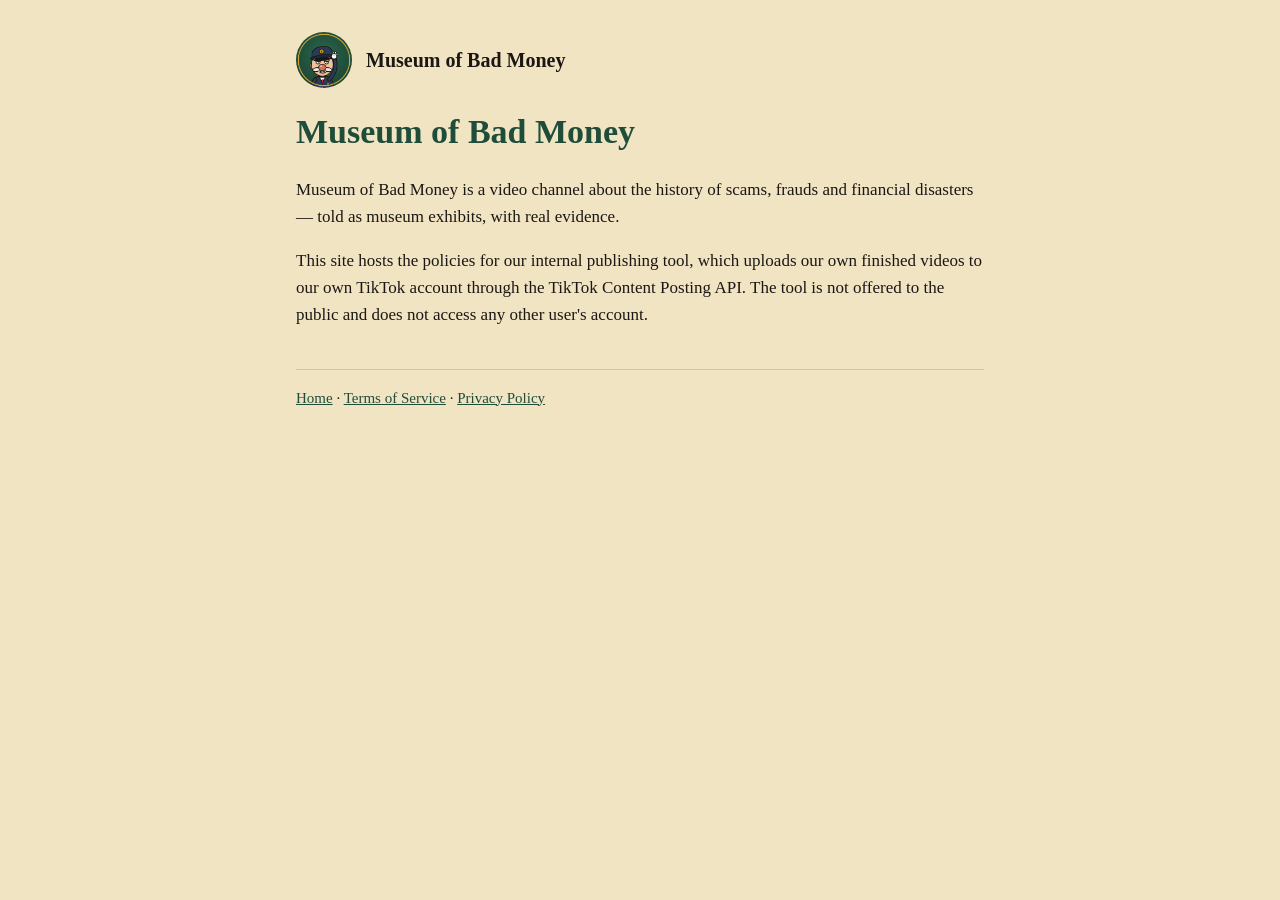
<file: index.html>
<!doctype html><html lang="en"><head><meta charset="utf-8"><meta name="viewport" content="width=device-width,initial-scale=1"><link rel="stylesheet" href="style.css"><title>Museum of Bad Money</title></head><body><main><header><img src="logo.png" alt=""><a href="./">Museum of Bad Money</a></header>
<h1>Museum of Bad Money</h1>
<p>Museum of Bad Money is a video channel about the history of scams, frauds and financial disasters — told as museum exhibits, with real evidence.</p>
<p>This site hosts the policies for our internal publishing tool, which uploads our own finished videos to our own TikTok account through the TikTok Content Posting API. The tool is not offered to the public and does not access any other user's account.</p>
<nav><a href="./">Home</a> · <a href="terms.html">Terms of Service</a> · <a href="privacy.html">Privacy Policy</a></nav></main></body></html>
</file>
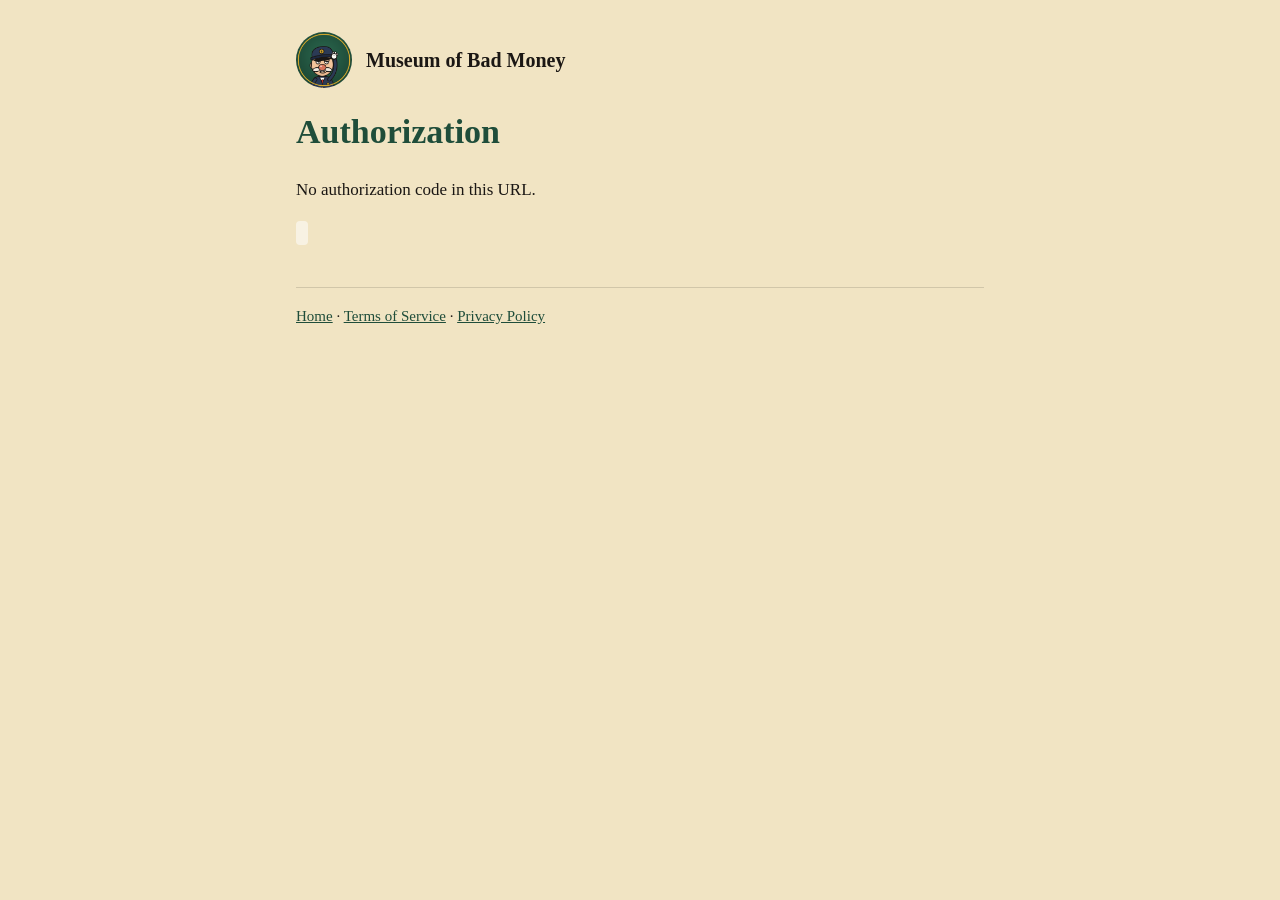
<file: callback.html>
<!doctype html><html lang="en"><head><meta charset="utf-8"><meta name="viewport" content="width=device-width,initial-scale=1"><link rel="stylesheet" href="style.css"><title>Authorization</title><meta name="robots" content="noindex"></head><body><main><header><img src="logo.png" alt=""><a href="./">Museum of Bad Money</a></header>
<h1 id="h">Authorization</h1>
<p id="msg">Waiting for TikTok…</p>
<p><span class="code" id="code"></span></p>
<p><button id="copy" hidden>Copy code</button></p>
<script>
const p=new URLSearchParams(location.search),code=p.get('code'),err=p.get('error');
const m=document.getElementById('msg'),c=document.getElementById('code'),b=document.getElementById('copy');
if(code){document.getElementById('h').textContent='Authorized';m.textContent='Copy this code back into the upload tool:';c.textContent=code;b.hidden=false;
b.onclick=()=>navigator.clipboard.writeText(code).then(()=>b.textContent='Copied');}
else if(err){m.textContent='Authorization failed: '+err+' — '+(p.get('error_description')||'');}
else{m.textContent='No authorization code in this URL.';}
</script>
<nav><a href="./">Home</a> · <a href="terms.html">Terms of Service</a> · <a href="privacy.html">Privacy Policy</a></nav></main></body></html>
</file>
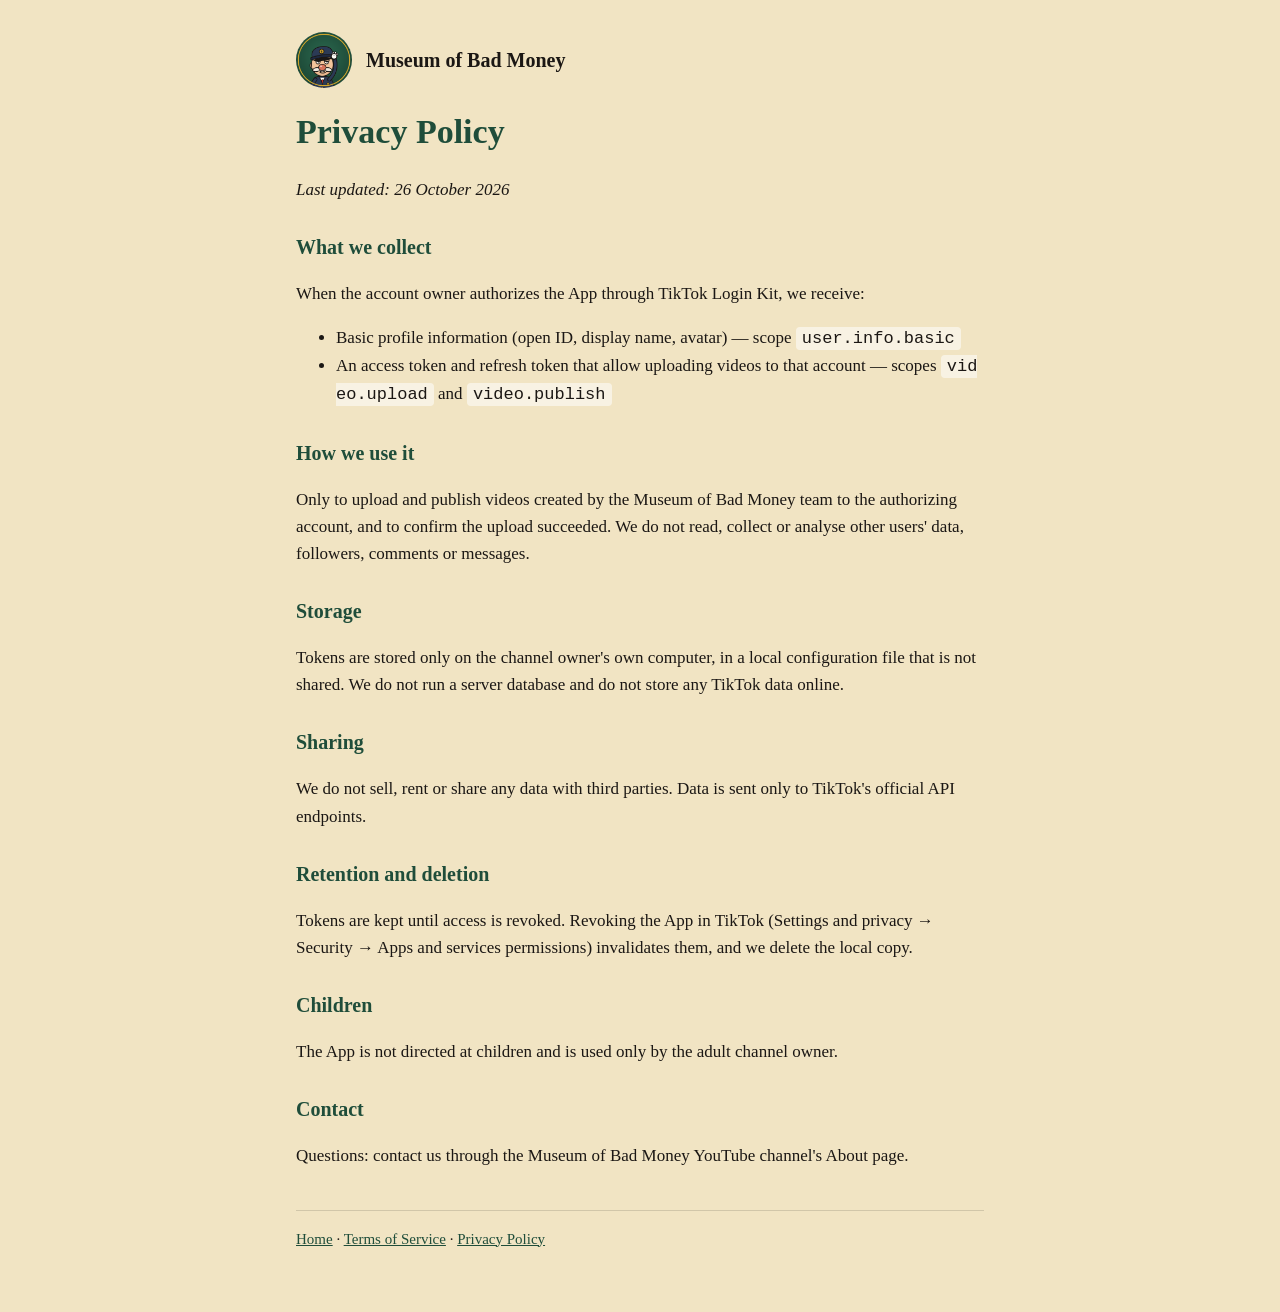
<file: privacy.html>
<!doctype html><html lang="en"><head><meta charset="utf-8"><meta name="viewport" content="width=device-width,initial-scale=1"><link rel="stylesheet" href="style.css"><title>Privacy Policy</title></head><body><main><header><img src="logo.png" alt=""><a href="./">Museum of Bad Money</a></header>
<h1>Privacy Policy</h1>
<p><em>Last updated: 26 October 2026</em></p>
<h2>What we collect</h2>
<p>When the account owner authorizes the App through TikTok Login Kit, we receive:</p>
<ul>
<li>Basic profile information (open ID, display name, avatar) — scope <code>user.info.basic</code></li>
<li>An access token and refresh token that allow uploading videos to that account — scopes <code>video.upload</code> and <code>video.publish</code></li>
</ul>
<h2>How we use it</h2>
<p>Only to upload and publish videos created by the Museum of Bad Money team to the authorizing account, and to confirm the upload succeeded. We do not read, collect or analyse other users' data, followers, comments or messages.</p>
<h2>Storage</h2>
<p>Tokens are stored only on the channel owner's own computer, in a local configuration file that is not shared. We do not run a server database and do not store any TikTok data online.</p>
<h2>Sharing</h2>
<p>We do not sell, rent or share any data with third parties. Data is sent only to TikTok's official API endpoints.</p>
<h2>Retention and deletion</h2>
<p>Tokens are kept until access is revoked. Revoking the App in TikTok (Settings and privacy → Security → Apps and services permissions) invalidates them, and we delete the local copy.</p>
<h2>Children</h2>
<p>The App is not directed at children and is used only by the adult channel owner.</p>
<h2>Contact</h2>
<p>Questions: contact us through the Museum of Bad Money YouTube channel's About page.</p>
<nav><a href="./">Home</a> · <a href="terms.html">Terms of Service</a> · <a href="privacy.html">Privacy Policy</a></nav></main></body></html>
</file>
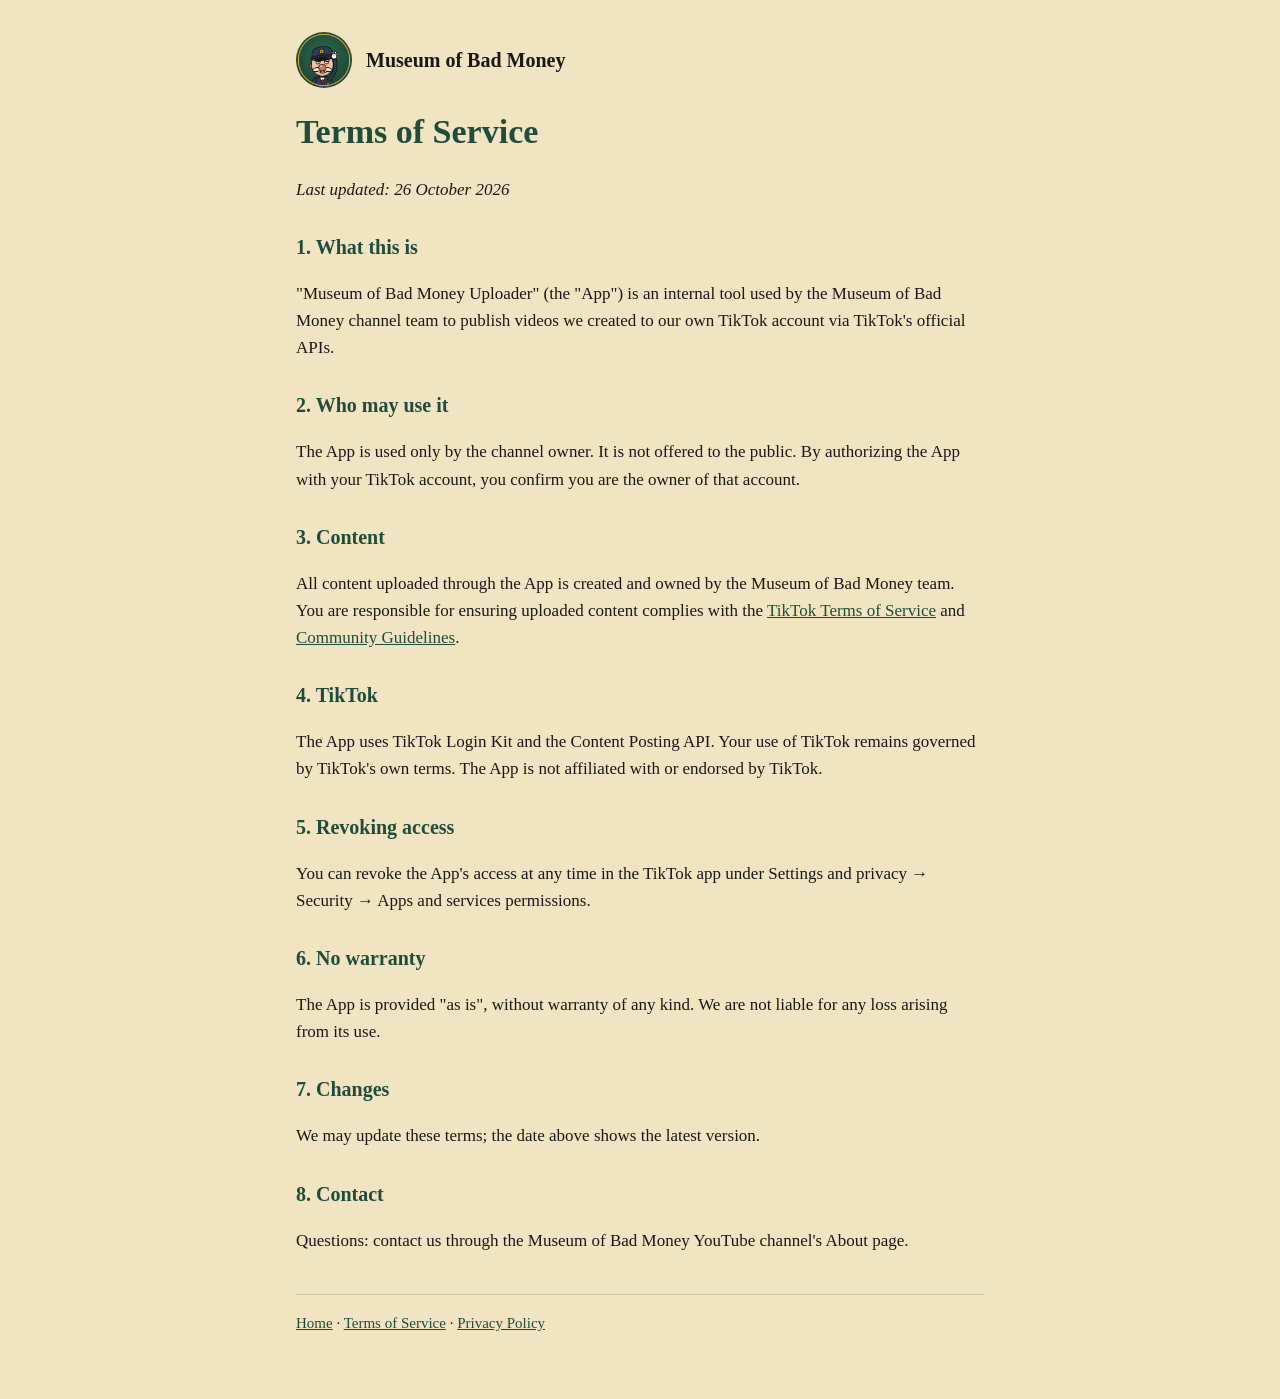
<file: terms.html>
<!doctype html><html lang="en"><head><meta charset="utf-8"><meta name="viewport" content="width=device-width,initial-scale=1"><link rel="stylesheet" href="style.css"><title>Terms of Service</title></head><body><main><header><img src="logo.png" alt=""><a href="./">Museum of Bad Money</a></header>
<h1>Terms of Service</h1>
<p><em>Last updated: 26 October 2026</em></p>
<h2>1. What this is</h2>
<p>"Museum of Bad Money Uploader" (the "App") is an internal tool used by the Museum of Bad Money channel team to publish videos we created to our own TikTok account via TikTok's official APIs.</p>
<h2>2. Who may use it</h2>
<p>The App is used only by the channel owner. It is not offered to the public. By authorizing the App with your TikTok account, you confirm you are the owner of that account.</p>
<h2>3. Content</h2>
<p>All content uploaded through the App is created and owned by the Museum of Bad Money team. You are responsible for ensuring uploaded content complies with the <a href="https://www.tiktok.com/legal/terms-of-service">TikTok Terms of Service</a> and <a href="https://www.tiktok.com/community-guidelines">Community Guidelines</a>.</p>
<h2>4. TikTok</h2>
<p>The App uses TikTok Login Kit and the Content Posting API. Your use of TikTok remains governed by TikTok's own terms. The App is not affiliated with or endorsed by TikTok.</p>
<h2>5. Revoking access</h2>
<p>You can revoke the App's access at any time in the TikTok app under Settings and privacy → Security → Apps and services permissions.</p>
<h2>6. No warranty</h2>
<p>The App is provided "as is", without warranty of any kind. We are not liable for any loss arising from its use.</p>
<h2>7. Changes</h2>
<p>We may update these terms; the date above shows the latest version.</p>
<h2>8. Contact</h2>
<p>Questions: contact us through the Museum of Bad Money YouTube channel's About page.</p>
<nav><a href="./">Home</a> · <a href="terms.html">Terms of Service</a> · <a href="privacy.html">Privacy Policy</a></nav></main></body></html>
</file>
<file: style.css>
:root{--bg:#F1E4C3;--ink:#1B1714;--accent:#1F4D3A;--gold:#D4A72C}
*{box-sizing:border-box}
body{margin:0;background:var(--bg);color:var(--ink);font:17px/1.6 Georgia,serif}
main{max-width:720px;margin:0 auto;padding:32px 16px 64px}
header{display:flex;align-items:center;gap:14px;margin-bottom:24px}
header img{width:56px;height:56px;border-radius:50%}
header a{color:var(--ink);text-decoration:none;font-weight:bold;font-size:20px}
h1{color:var(--accent);line-height:1.2}
h2{color:var(--accent);font-size:20px;margin-top:28px}
a{color:var(--accent)}
nav{margin-top:40px;border-top:1px solid #0002;padding-top:16px;font-size:15px}
code,.code{font-family:ui-monospace,Menlo,monospace;background:#fff8;padding:2px 6px;border-radius:4px;word-break:break-all}
button{background:var(--accent);color:#fff;border:0;padding:10px 18px;border-radius:6px;font-size:16px;cursor:pointer}
</file>
